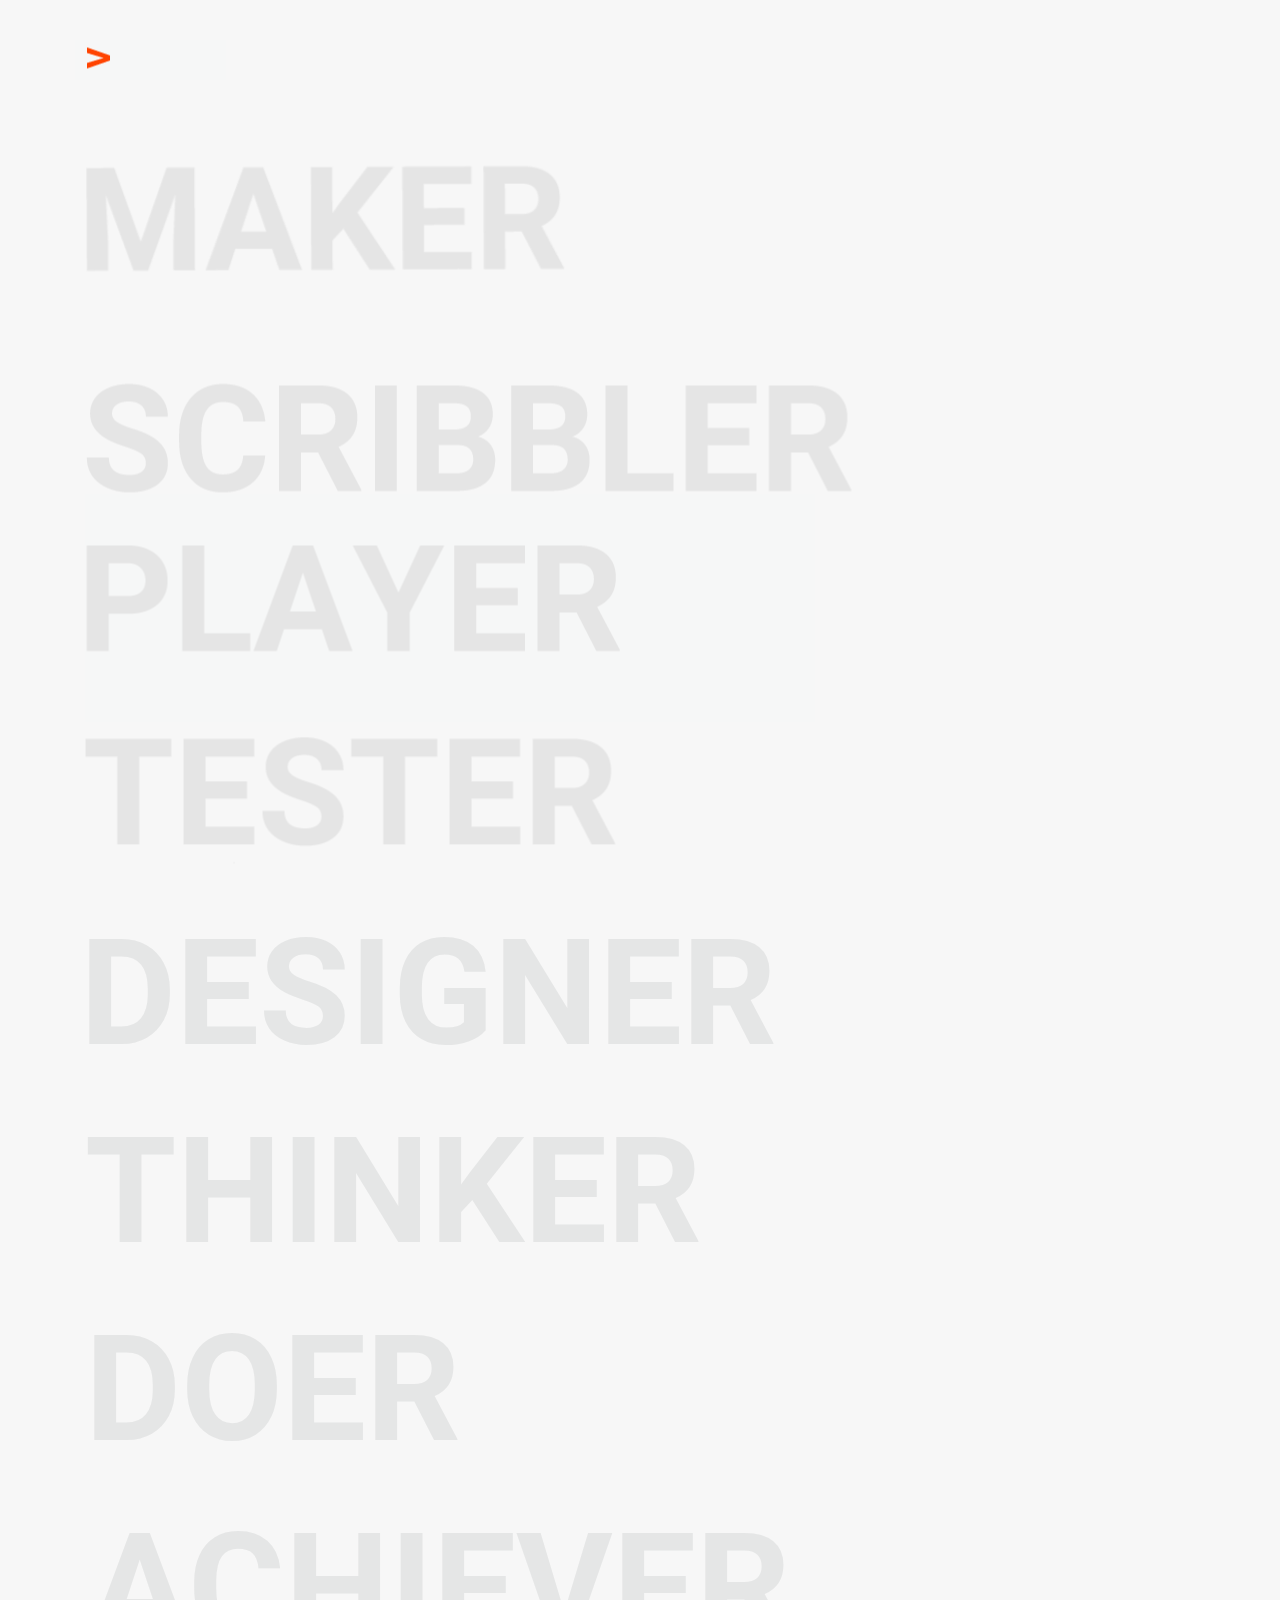
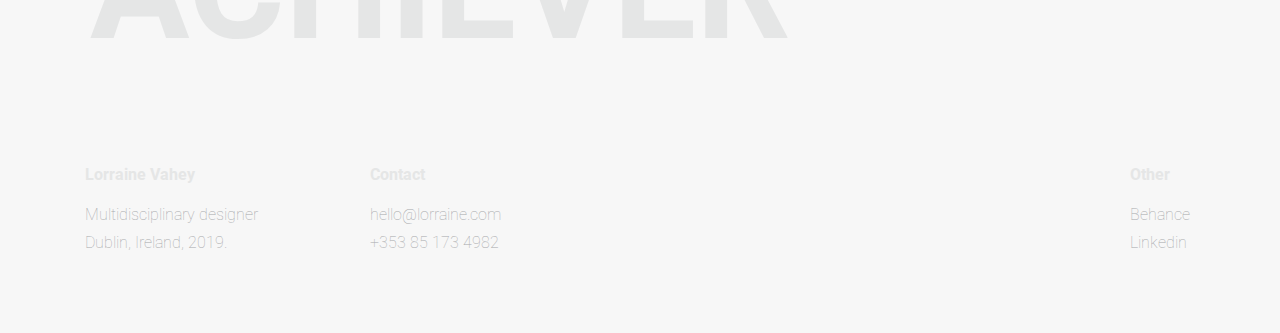
<file: index.html>
<!DOCTYPE html>
<html lang="en">
  <head>
    <meta charset="utf-8">
    <meta http-equiv="X-UA-Compatible" content="IE=edge">
    <meta name="viewport" content="width=device-width, initial-scale=1">
    <!-- The above 3 meta tags *must* come first in the head; any other head content must come *after* these tags -->
    <title>VCOM-H4001-WEB</title>

    <!-- Bootstrap -->
    <link href="css/bootstrap.css" rel="stylesheet">
    <link href="css/custom.css" rel="stylesheet">
      
	  <link href="https://fonts.googleapis.com/css?family=Roboto" rel="stylesheet">

    <!-- HTML5 shim and Respond.js for IE8 support of HTML5 elements and media queries -->
    <!-- WARNING: Respond.js doesn't work if you view the page via file:// -->
    <!--[if lt IE 9]>
      <script src="https://oss.maxcdn.com/html5shiv/3.7.3/html5shiv.min.js"></script>
      <script src="https://oss.maxcdn.com/respond/1.4.2/respond.min.js"></script>
    <![endif]-->
      
    
      
  </head>
  
<body class="containergrey">
	
	
    <div class="container">
		
		<div class="row row1">
            
            <div class="col-sm-3 col-6">
				
                <div class="vaheygif">
				</div>
				
            </div>
			

			<!--<div class="col-2 offset-6">
				
				<a href="index.html" class="vahey">
					
					
						PROJECTS
					
				</a>
			</div>-->

		
	 </div>
	
		
        <div class="row row2">
			
				<div class="col-sm-8 col-9">
				
						<a id="maker-on-hover" href="motyf.html">
            
					 		<img id="maker-image-swap" src="img/maker2.png">
						</a>
				
				</div>
			

        </div>
		
		
		 <div class="row row3">
			
			<div class="col-sm-12 col-12">
				
				<a id="scribbler-on-hover" href="Link%20and%20learn.html">
					
					<img id="scribbler-image-swap" src="img/scribbler.png">
            
				</a>
				
			</div>
			

        </div>
		
		<div class="row row4">
			
			<div class="col-sm-8 col-10">
				
				<a href="filmtitles.html">
						
					<div class="playergif">
					</div>
				</a>
				
			</div>
			
			
		</div>
		
		
		
		<div class="row row5">
			
			<div class="col-sm-8 col-10">
				
				<a href="catalogue.html">
							
					<div class="testergif">
					</div>
					
				</a>
				
			</div>
			
		</div>
		
		<div class="row">
		
			<div class="col-sm-12 col-10">
				
				<p class="biglettersgrey1">
					DESIGNER
				</p> 
			
			</div>
			
		</div>
		
		<div class="row">
		
			<div class="col-sm-12 col-12">
				
				<p class="biglettersgrey2">
					THINKER
				</p> 
			</div>
			
		</div>
	
	
		<div class="row row6">
			
			<div>
				<p class="biglettersgrey3">
					DOER
				</p> 
			</div>
			
		</div>
		
		<div class="row row7">
			
			<div>
				<p class="biglettersgrey4">
					ACHIEVER
				</p> 
			</div>
			
		</div>
		
		<div class="row row11">
				
			
		  		<div class="col-sm-3 col-12">
					
					<p class="footerheading">
						Lorraine Vahey
						
					</p>
					
					<p>
						<span class="footersmalltext">Multidisciplinary designer<br>Dublin, Ireland, 2019.
						</span>
					</p>
		
					
				</div>
				
				<div class="col-sm-3 col-7 pullup">
					
					<p class="footerheading2">
						Contact
					</p>
					
					<p>
						<span class="footersmalltext">hello@lorraine.com<br>+353 85 173 4982
						</span>
						
						
					</p>
				
		    		
				</div>
				
				<div class="col-sm-1 col-3 offset-5 footerother3">
					
					<p class="footerheading3">
						Other
					</p>
					
					<p>
						<span class="footersmalltext">Behance<br>Linkedin
						</span>
						
					</p>
					
			
				</div>
			
				<!--<div class="col-sm-1 col-12 footersocialmedia1">
					
				
					<p>
						<span class="footersmalltext2">Linkedin
						</span>
						
					</p>
				
				</div>
			
				<div class="col-sm-1 col-12 footersocialmedia2">
					
				
					<p>
						<span class="footersmalltext3">Instagram
						</span>
						
					</p>
					
				
				</div>-->
			
			
			
		</div>
		
		
		

			
	
		
    </div>
	
<!--this is where the accordian code is and java script-->

<!--
<h2>Animated Accordion</h2>
<p>Click on the buttons to open the collapsible content.</p>
-->

	<script src="https://ajax.googleapis.com/ajax/libs/jquery/3.3.1/jquery.min.js"></script>
    <script src="js/app.js"></script>
    
</body>
</html>
</file>
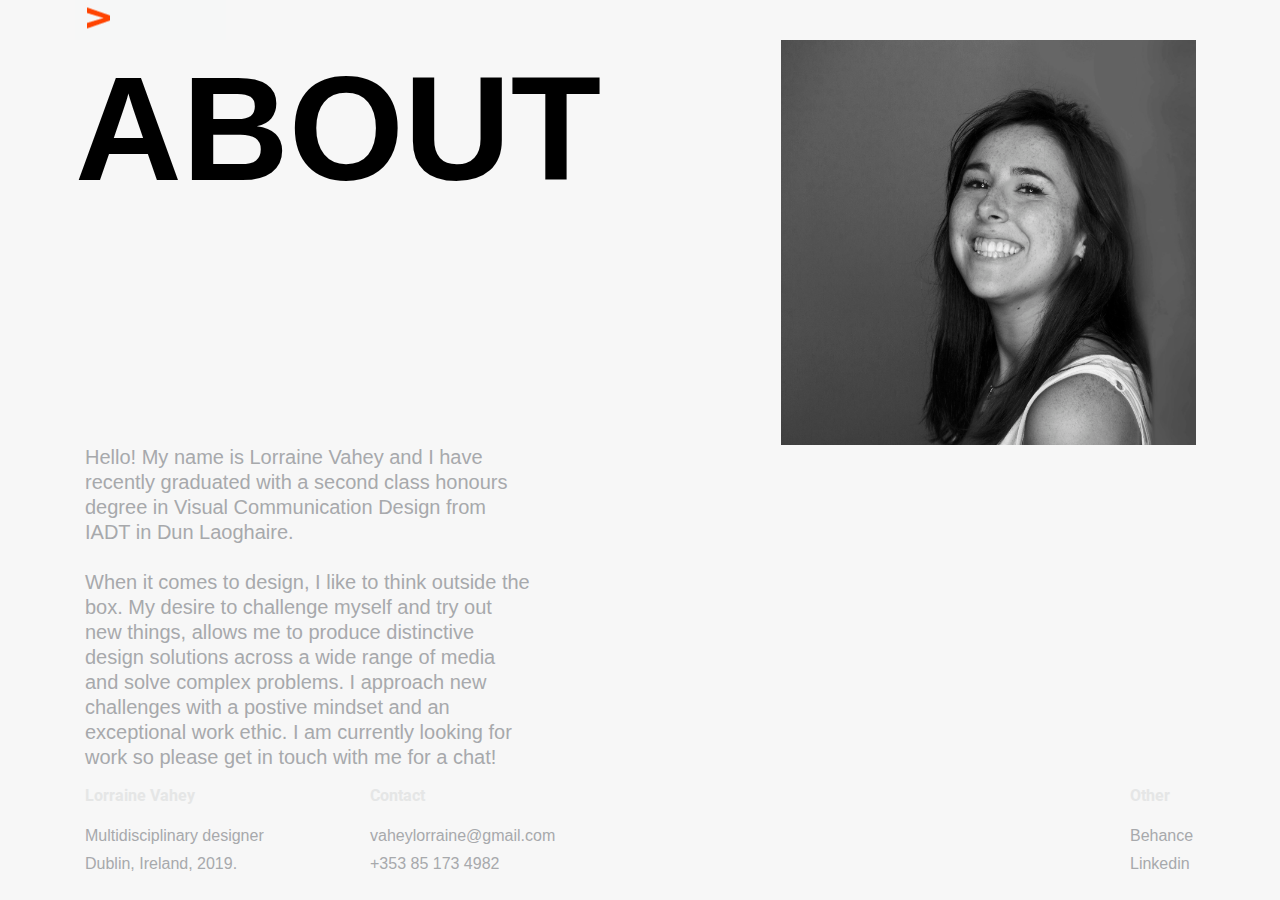
<file: about.html>
<!DOCTYPE html>
<html lang="en">
  <head>
    <meta charset="utf-8">
    <meta http-equiv="X-UA-Compatible" content="IE=edge">
    <meta name="viewport" content="width=device-width, initial-scale=1">
    <!-- The above 3 meta tags *must* come first in the head; any other head content must come *after* these tags -->
    <title>VCOM-H4001-WEB</title>

    <!-- Bootstrap -->
    <link href="css/bootstrap.css" rel="stylesheet">
    <link href="css/custom.css" rel="stylesheet">
      
	 <!-- <link href="https://fonts.googleapis.com/css?family=Roboto" rel="stylesheet">-->

    <!-- HTML5 shim and Respond.js for IE8 support of HTML5 elements and media queries -->
    <!-- WARNING: Respond.js doesn't work if you view the page via file:// -->
    <!--[if lt IE 9]>
      <script src="https://oss.maxcdn.com/html5shiv/3.7.3/html5shiv.min.js"></script>
      <script src="https://oss.maxcdn.com/respond/1.4.2/respond.min.js"></script>
    <![endif]-->
      
    
      
  </head>
  
<body class="containergrey">
	

 <div class="container">
		
		<div class="row aow1">
            
            <div class="col-sm-3 col-3">
				
				<a href="index.html">
				
                <div class="vaheygif">
				</div>
				
				</a>
				
            </div>

			
		
	 	</div>
	 	
	 	<div class="row aow2">
		
			<div class="col-6">
				
				<h1>
					<span class="bigheadingproject">ABOUT</span>
				</h1>
				
			</div>
			
			
			<div class="col-5">
				
				
			<div class="col-12 offset-3 push">
				
				<img src="img/image%20for%20instagram%20college%20copy.jpg" class="img-fluid">
			
			</div>
			
			</div>
		
		</div>
		
		<!--<div class="row">-->
		
		
<!--
			<div class="col-3">
				
				<p class="boldcaption">
					Contact:<br>
					<span class="lightcaption">vaheylorraine@gmail.com</span>
				</p>
				
				<p class="boldcaption2">
					Awards:<br>
					<span class="lightcaption">Bord Bia</span>
				</p>
			
				
			</div>
-->
		<div class="row">
		
			<div class="col-5 pull">
				
				<p class="bodycopytxt">
					Hello! My name is Lorraine Vahey and I have recently graduated with a second class honours
					degree in Visual Communication Design from
					IADT in Dun Laoghaire.<br><br>
					
					 When it comes to design, I like to think outside the box.  My desire to challenge myself and try out new things, allows me to produce distinctive design solutions across a wide range of media and solve complex problems. I approach new challenges with a postive mindset and an exceptional work ethic. I am currently looking for work so please get in touch with me for a chat!
				
					
				</p>
			
			</div>
			
		
				
		</div>
		
		
			<div class="row aow11">
				
			
		  		<div class="col-sm-3 col-12">
					
					<p class="footerheading">
						Lorraine Vahey
						
					</p>
					
					<p>
						<span class="footersmalltext">Multidisciplinary designer<br>Dublin, Ireland, 2019.
						</span>
					</p>
		
					
				</div>
				
				<div class="col-sm-3 col-7 pullup">
					
					<p class="footerheading2">
						Contact
					</p>
					
					<p>
						<span class="footersmalltext">vaheylorraine@gmail.com<br>+353 85 173 4982
						</span>
						
					</p>
				
		    		
				</div>
				
				<div class="col-sm-1 col-3 offset-5 footerother2">
					
					<p class="footerheading3">
						Other
					</p>
					
					<p>
						<span class="footersmalltext">Behance<br>Linkedin
						</span>
						
					</p>
					
			
				</div>
		
	
		
	
	</div> 
<!--	this is the closing container-->
	

	<script src="https://ajax.googleapis.com/ajax/libs/jquery/3.3.1/jquery.min.js"></script>
    <script src="js/app.js"></script>
    
</body>
</html>
</file>
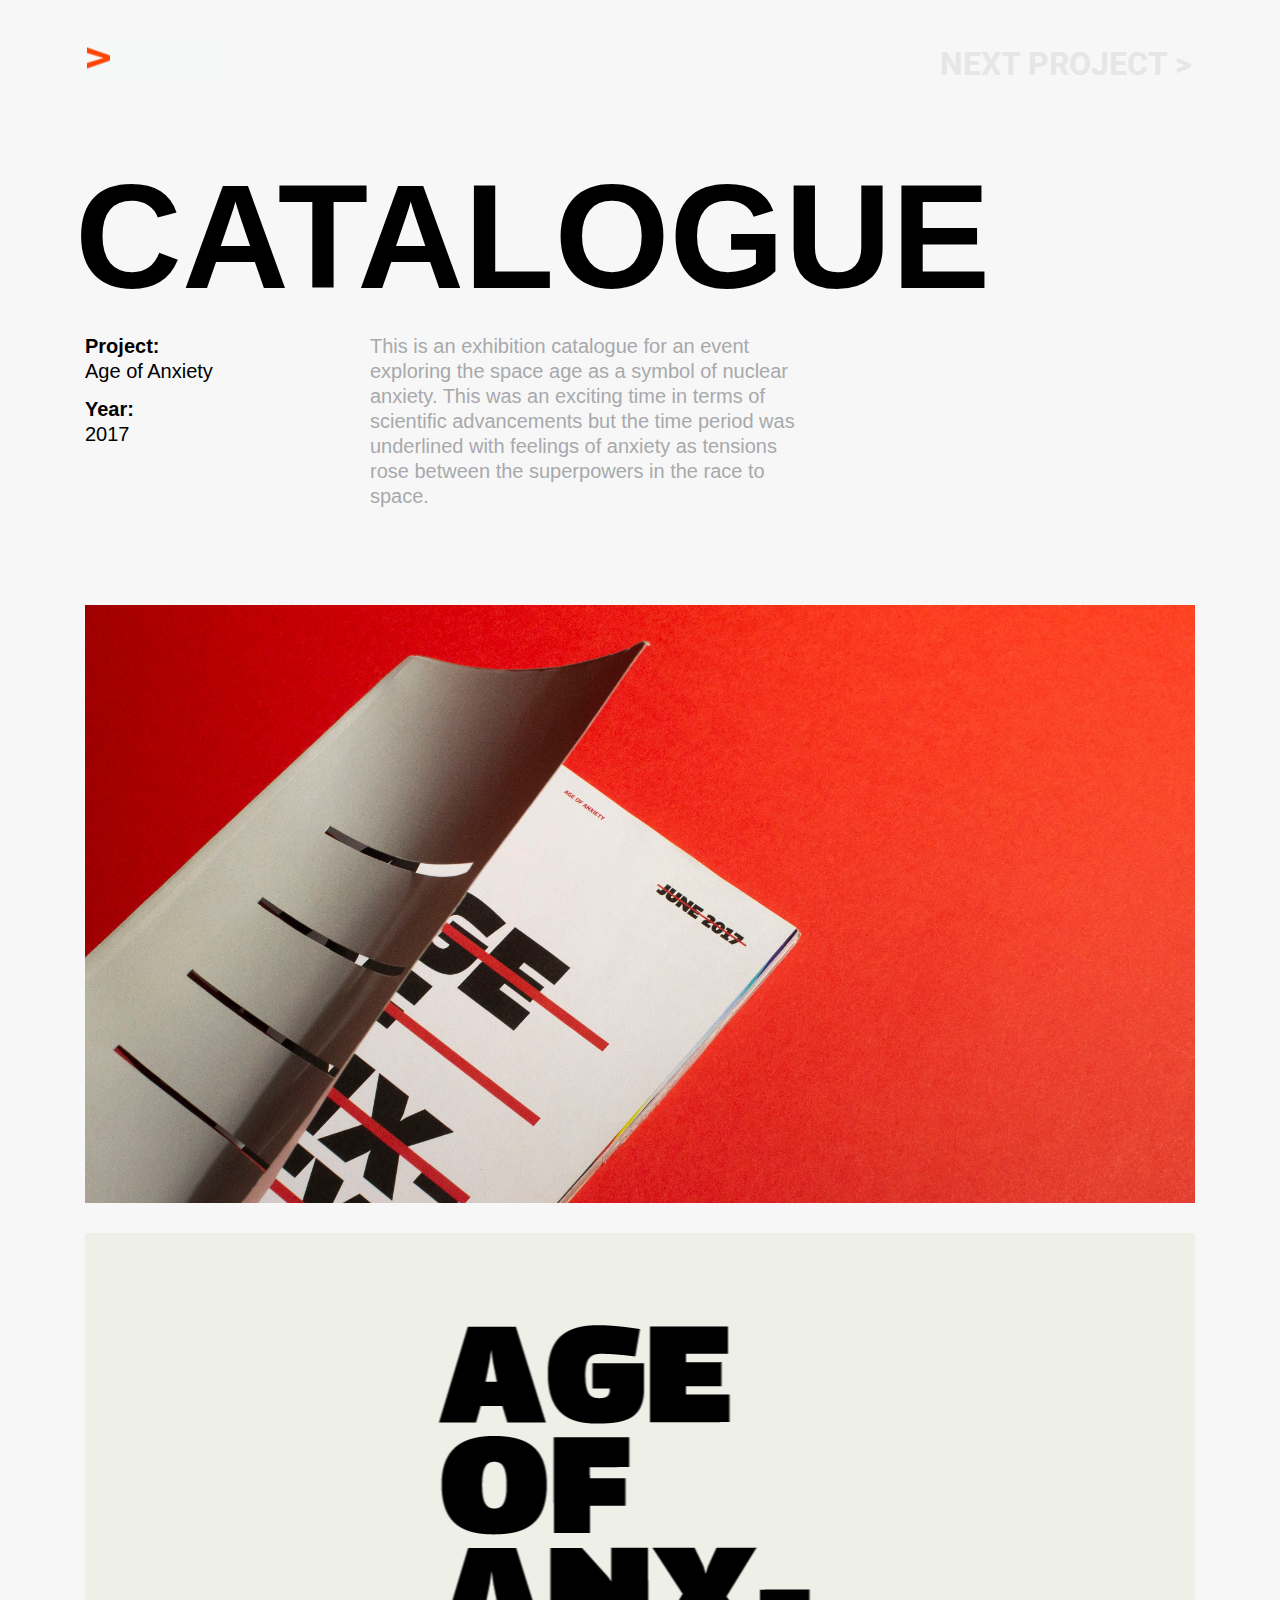
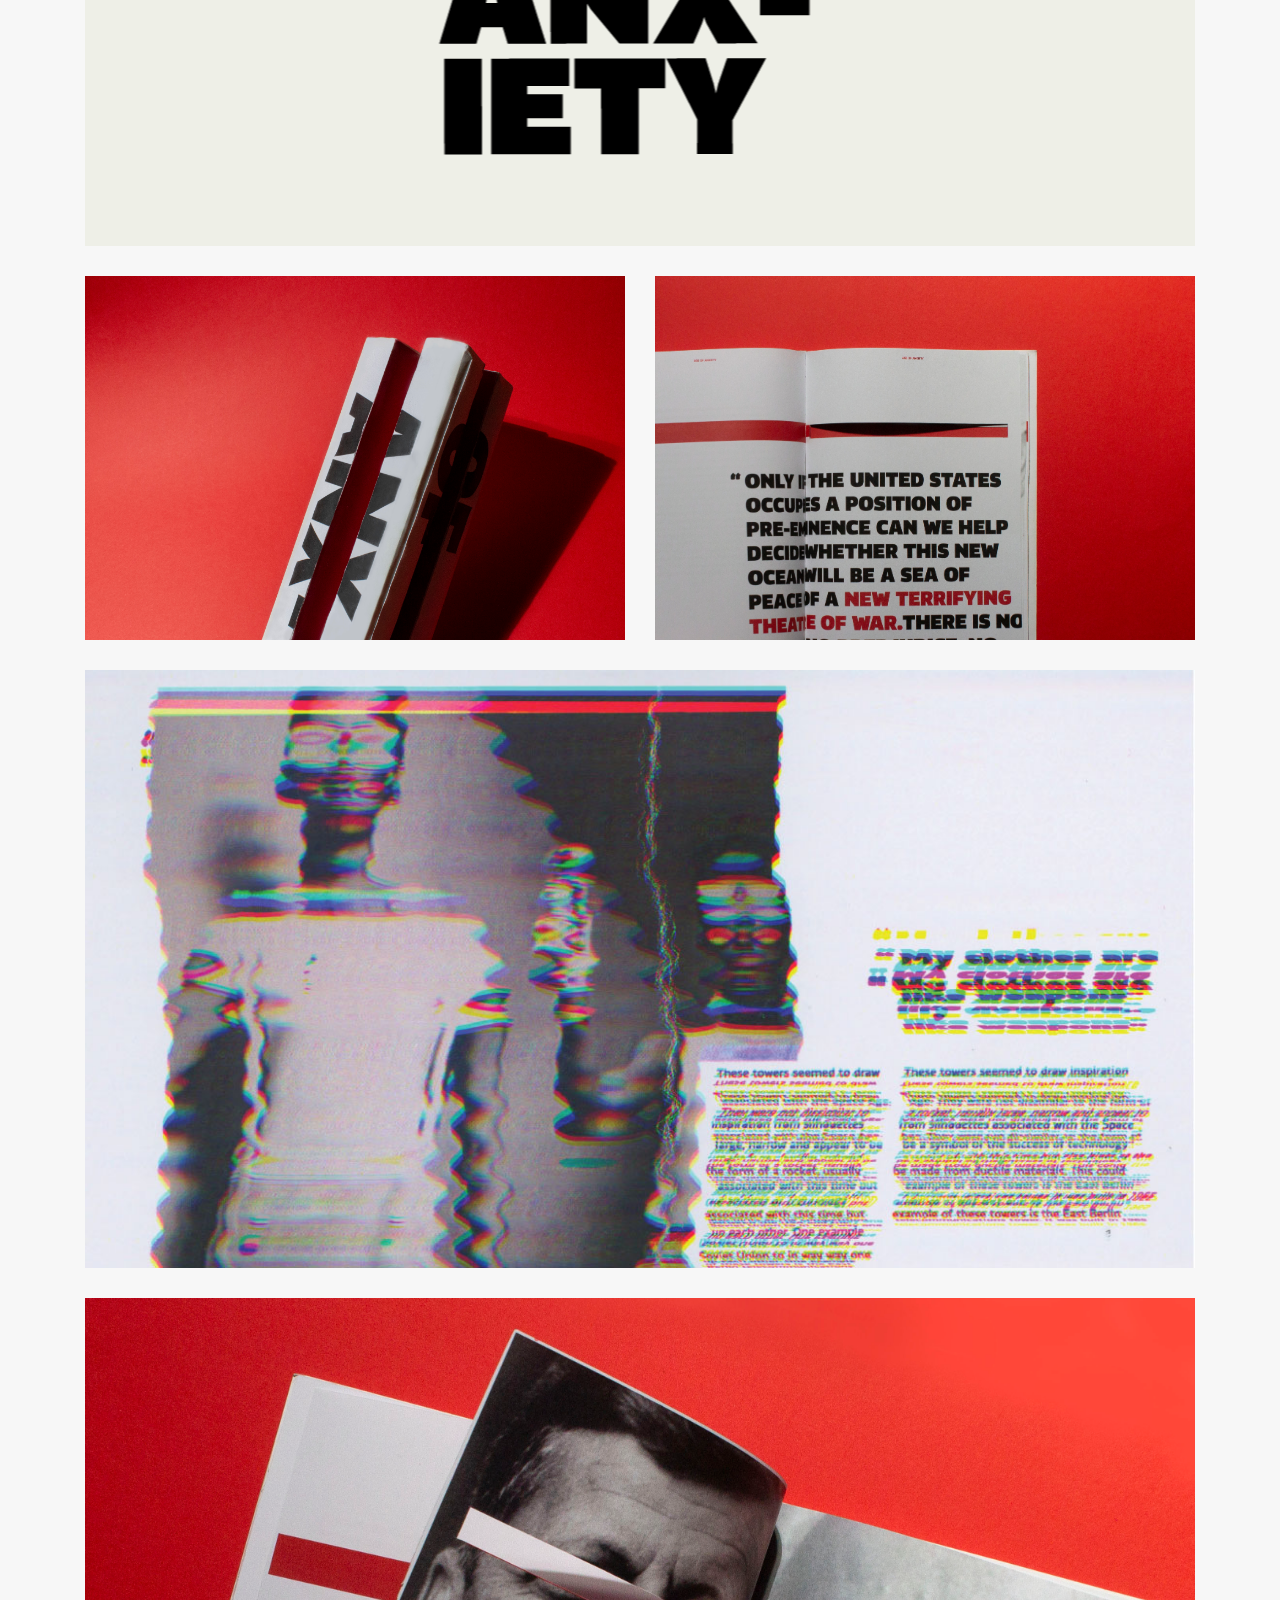
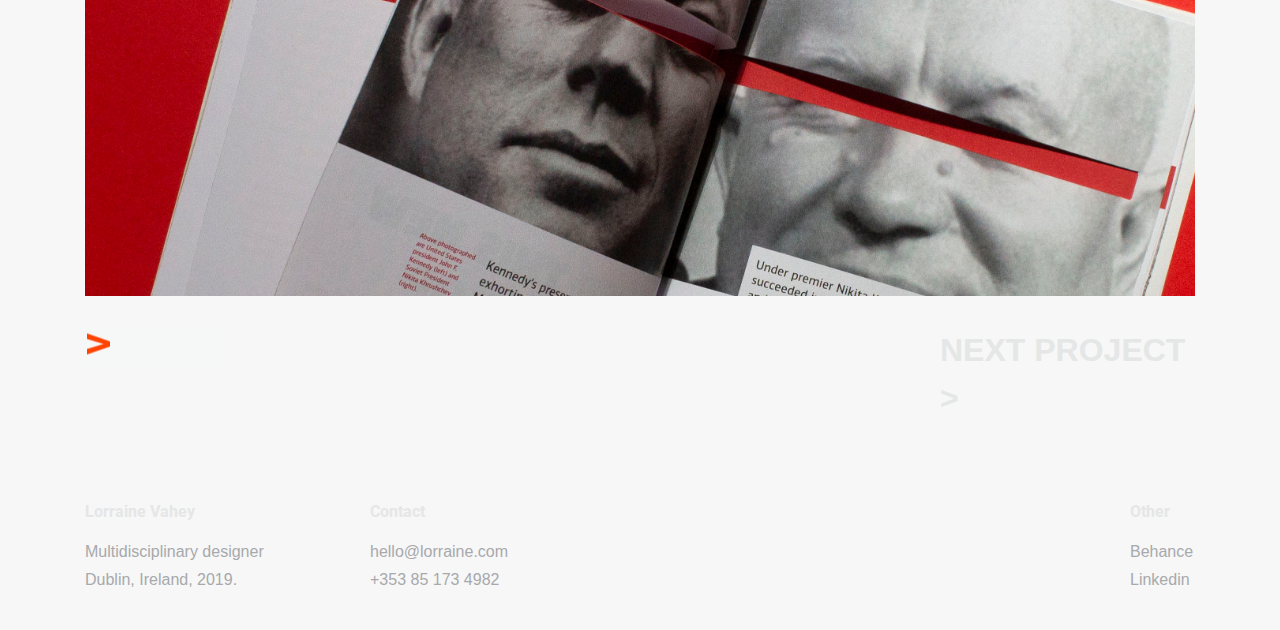
<file: filmtitles.html>
<!DOCTYPE html>
<html lang="en">
  <head>
    <meta charset="utf-8">
    <meta http-equiv="X-UA-Compatible" content="IE=edge">
    <meta name="viewport" content="width=device-width, initial-scale=1">
    <!-- The above 3 meta tags *must* come first in the head; any other head content must come *after* these tags -->
    <title>VCOM-H4001-WEB</title>

    <!-- Bootstrap -->
    <link href="css/bootstrap.css" rel="stylesheet">
    <link href="css/custom.css" rel="stylesheet">
      
	  <!--<link href="https://fonts.googleapis.com/css?family=Roboto" rel="stylesheet">-->

    <!-- HTML5 shim and Respond.js for IE8 support of HTML5 elements and media queries -->
    <!-- WARNING: Respond.js doesn't work if you view the page via file:// -->
    <!--[if lt IE 9]>
      <script src="https://oss.maxcdn.com/html5shiv/3.7.3/html5shiv.min.js"></script>
      <script src="https://oss.maxcdn.com/respond/1.4.2/respond.min.js"></script>
    <![endif]-->
      
    
      
  </head>
  
<body class="containergrey">
		<div class="container">

			<div class="row row1">

				<div class="col-sm-3 col-3">
					
					<a href="index.html">
						
					<div class="vaheygif">
					</div>
					</a>

				</div>


				<div class="col-sm-3 col-6 offset-6 moveup">

					<a href="index.html" class="vahey">

						NEXT PROJECT >

					</a>
					
				</div>

			</div>

			<div class="row mow2">

				<div class="col-sm-7 col-12">

					<h1>
						<span class="bigheadingproject">CATALOGUE</span>
					</h1>

				</div>

			</div>
			
			<div class="row aow3 nomobile">
			
				<div class="col-sm-2 col-12 caption">
				
					<p class="boldcaption">
						Project:<br>
						<span class="lightcaption">Age of Anxiety</span>
					</p>

					<p class="boldcaption2">
						Year:<br>
						<span class="lightcaption">2017</span>
					</p>


				</div>
			
				<div class="col-sm-5 col-12 offset-3">
				
					<p class="bodycopytxt paragraph">
						This is an exhibition catalogue for an event exploring the space age as a symbol of nuclear anxiety. This was an exciting time in terms of scientific advancements but the time period was underlined with feelings of anxiety as tensions rose between the superpowers in the race to space. 
					</p>
			
				</div>
				
			</div>
			
			<div class="row aow3 showmobile">
			
				<div class="col-sm-2 col-12">
				
					<p class="boldcaption">
						Project:
						<span class="lightcaption">Age of Anxiety</span>
						<br>Year:
						<span class="lightcaption">2017</span>
					</p>

					<!--<p class="boldcaption2">
						Year:<br>
						<span class="lightcaption">2017</span>
					</p>-->


				</div>
			
				<div class="col-sm-5 col-12 offset-sm-1">
				
					<p class="bodycopytxt">
						This is an exhibition catalogue for an event exploring the space age as a symbol of nuclear anxiety. This was an exciting time in terms of scientific advancements but the time period was underlined with feelings of anxiety as tensions rose between the superpowers in the race to space. 
					</p>
			
				</div>
				
			</div>
			
			<div class="row aow4">
			
				<div class="col-sm-12 col-12">

					<img src="img/anxietybook.jpg" class="img-fluid">

				</div>
			
			</div>
				
			<div class="row mow5">
			
				<div class="col-sm-12 col-12">

					<div class="anxietylogo">
					</div>

				</div>
				
			</div>
			
			<div class="row mow6">
			
				<div class="col-sm-6 col-12">

					<img src="img/anxietyshape.jpg" class="img-fluid space">

				</div>
			
				<div class="col-sm-6 col-12">

					<img src="img/edgebook.jpg" class="img-fluid space">

				</div>
			
			</div>
			
			<div class="row mow7">
			
				<div class="col-sm-12 col-12">

					<img src="img/woman.jpg" class="img-fluid space">

				</div>
			
			</div>
			
			<div class="row mow9">
			
				<div class="col-sm-12 col-12">
				
					<img src="img/kennedy.jpg" class="img-fluid space">
			
				</div>
				
			</div>
				
			<div class="row mow10">
				
				<div class="col-sm-3 col-3">
				
					<a href="index.html">

					<div class="vaheygif">
					</div>

					</a>
				
            	</div>
			
		  		<div class="col-sm-3 col-6 offset-6 moveup">
					
		    		<a href="motyf.html" class="bottompagetext">
						
						NEXT PROJECT >
						
					</a>
				
				</div>
			
			
			</div>
		
		<!--<div class="row mow11">-->
				
				<!--<di<!----
					
					<!--<div class="footername">
						Lorraine Vahey-->
				<!--	</div>-->
					
			<!--	</div>-->
				
			
			
		  		<!--<div class="col-sm-3 col-12">
					
					<p class="footerheading">
						CONTACT ME
						
					</p>
					
					<p>
						<span class="footersmalltext">vaheylorraine@gmail.com<br>+353 85 173 4982
						</span>
					</p>
		
					
				</div>
				
				<div class="col-sm-4 col-12"
					
					<p class="footerheading">
						OTHER
					</p>
					
					<p>
						<span class="footersmalltext">Behance<br>Linkedin
						</span>
						
					</p>
				
					
		    		
				</div>-->
			
			<div class="row mow11">
				
			
		  		<div class="col-sm-3 col-12">
					
					<p class="footerheading">
						Lorraine Vahey
						
					</p>
					
					<p>
						<span class="footersmalltext">Multidisciplinary designer<br>Dublin, Ireland, 2019.
						</span>
					</p>
		
					
				</div>
				
				<div class="col-sm-3 col-7 pullup">
					
					<p class="footerheading2">
						Contact
					</p>
					
					<p>
						<span class="footersmalltext">hello@lorraine.com<br>+353 85 173 4982
						</span>
						
					</p>
				
		    		
				</div>
				
				<div class="col-sm-1 col-3 offset-5 footerother2">
					
					<p class="footerheading3">
						Other
					</p>
					
					<p>
						<span class="footersmalltext">Behance<br>Linkedin
						</span>
						
					</p>
					
			
				</div>
		
				<!--<!--<div class="col-sm-1 col-12 footersocialmedia1">
					
				
					<p>
						<span class="footersmalltext2">Linkedin
						</span>
						
					</p>
				
				</div>
			
				<div class="col-sm-1 col-12 footersocialmedia2">
					
				
					<p>
						<span class="footersmalltext3">Instagram
						</span>
						
					</p>
					
				
				</div>-->
	
			
			
		</div>
			

		

		
			
			
			
			
		
				

		
	 </div>
</body>
</html>
</file>
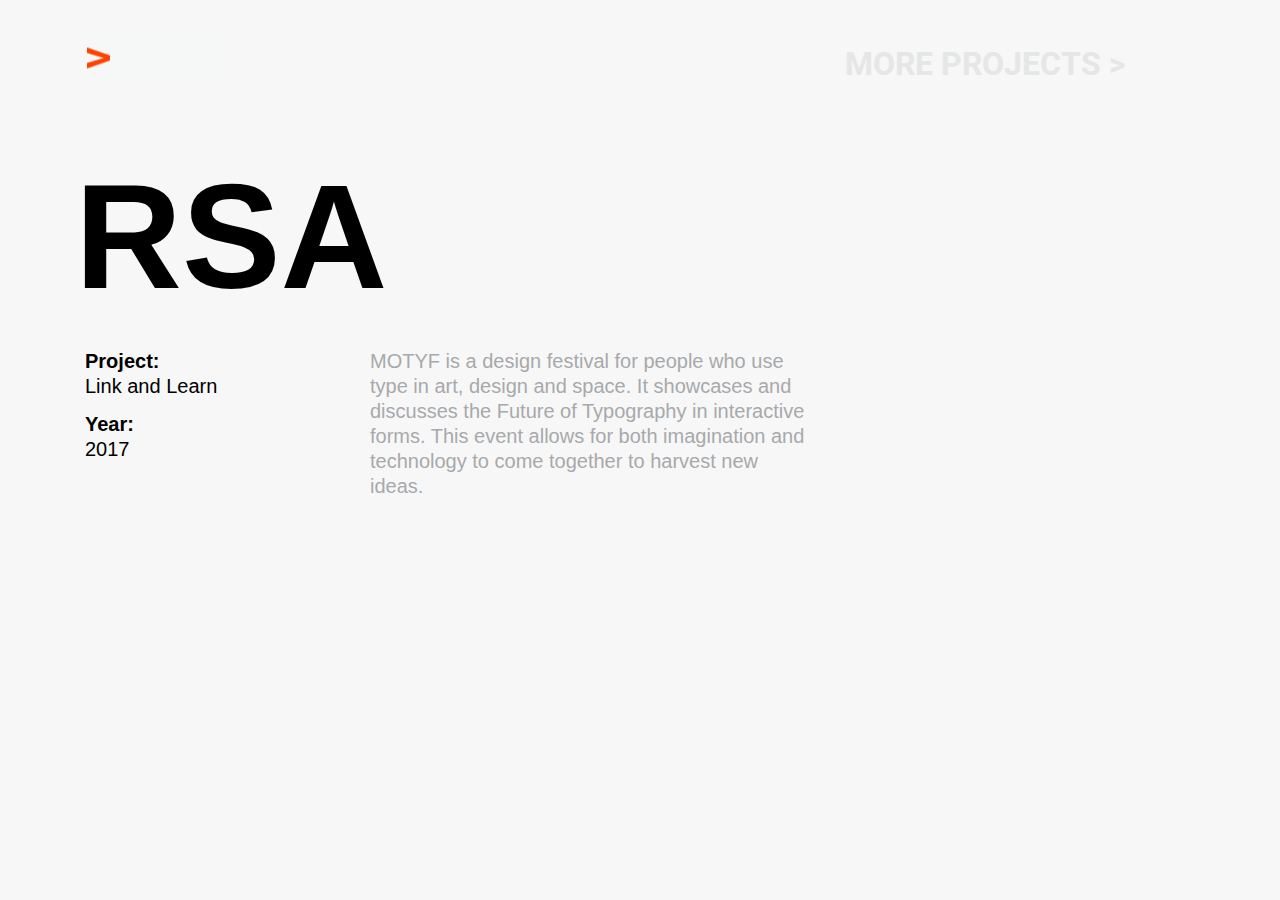
<file: Link and learn.html>
<html lang="en">
  <head>
    <meta charset="utf-8">
    <meta http-equiv="X-UA-Compatible" content="IE=edge">
    <meta name="viewport" content="width=device-width, initial-scale=1">
    <!-- The above 3 meta tags *must* come first in the head; any other head content must come *after* these tags -->
    <title>VCOM-H4001-WEB</title>

    <!-- Bootstrap -->
    <link href="css/bootstrap.css" rel="stylesheet">
    <link href="css/custom.css" rel="stylesheet">
      
	  <!--<link href="https://fonts.googleapis.com/css?family=Roboto" rel="stylesheet">-->

    <!-- HTML5 shim and Respond.js for IE8 support of HTML5 elements and media queries -->
    <!-- WARNING: Respond.js doesn't work if you view the page via file:// -->
    <!--[if lt IE 9]>
      <script src="https://oss.maxcdn.com/html5shiv/3.7.3/html5shiv.min.js"></script>
      <script src="https://oss.maxcdn.com/respond/1.4.2/respond.min.js"></script>
    <![endif]-->
      
    
      
  </head>
  
<body class="containergrey">
	
	<div class="container">
		
		<div class="row row1">
            
            <div class="col-3">
				
                <div class="vaheygif">
				</div>
				
            </div>
			
			
			<div class="col-4 offset-5">
				
				<a href="index.html" class="vahey">
					
					MORE PROJECTS >
					
				</a>
			</div>
			
        </div>
		
		<div class="row mow2">
			
			<div class="col-7">
				
				<h1>
					<span class="bigheadingproject">RSA</span>
				</h1>
				
			</div>
		
		</div>
		
		<div class="row mow3">
			
			<div class="col-3">
				
				<p class="boldcaption">
					Project:<br>
					<span class="lightcaption">Link and Learn</span>
				</p>
				
				<p class="boldcaption2">
					Year:<br>
					<span class="lightcaption">2017</span>
				</p>
				
			
				
			</div>
			
			<div class="col-5">
				
				<p class="bodycopytxt">
					MOTYF is a design festival for people who use <br>type in art, design and space. It showcases and discusses the Future of Typography in interactive forms. This event allows for both imagination and technology to come together to harvest new ideas.
				</p>
			
			</div>
		
				
		</div>
</file>
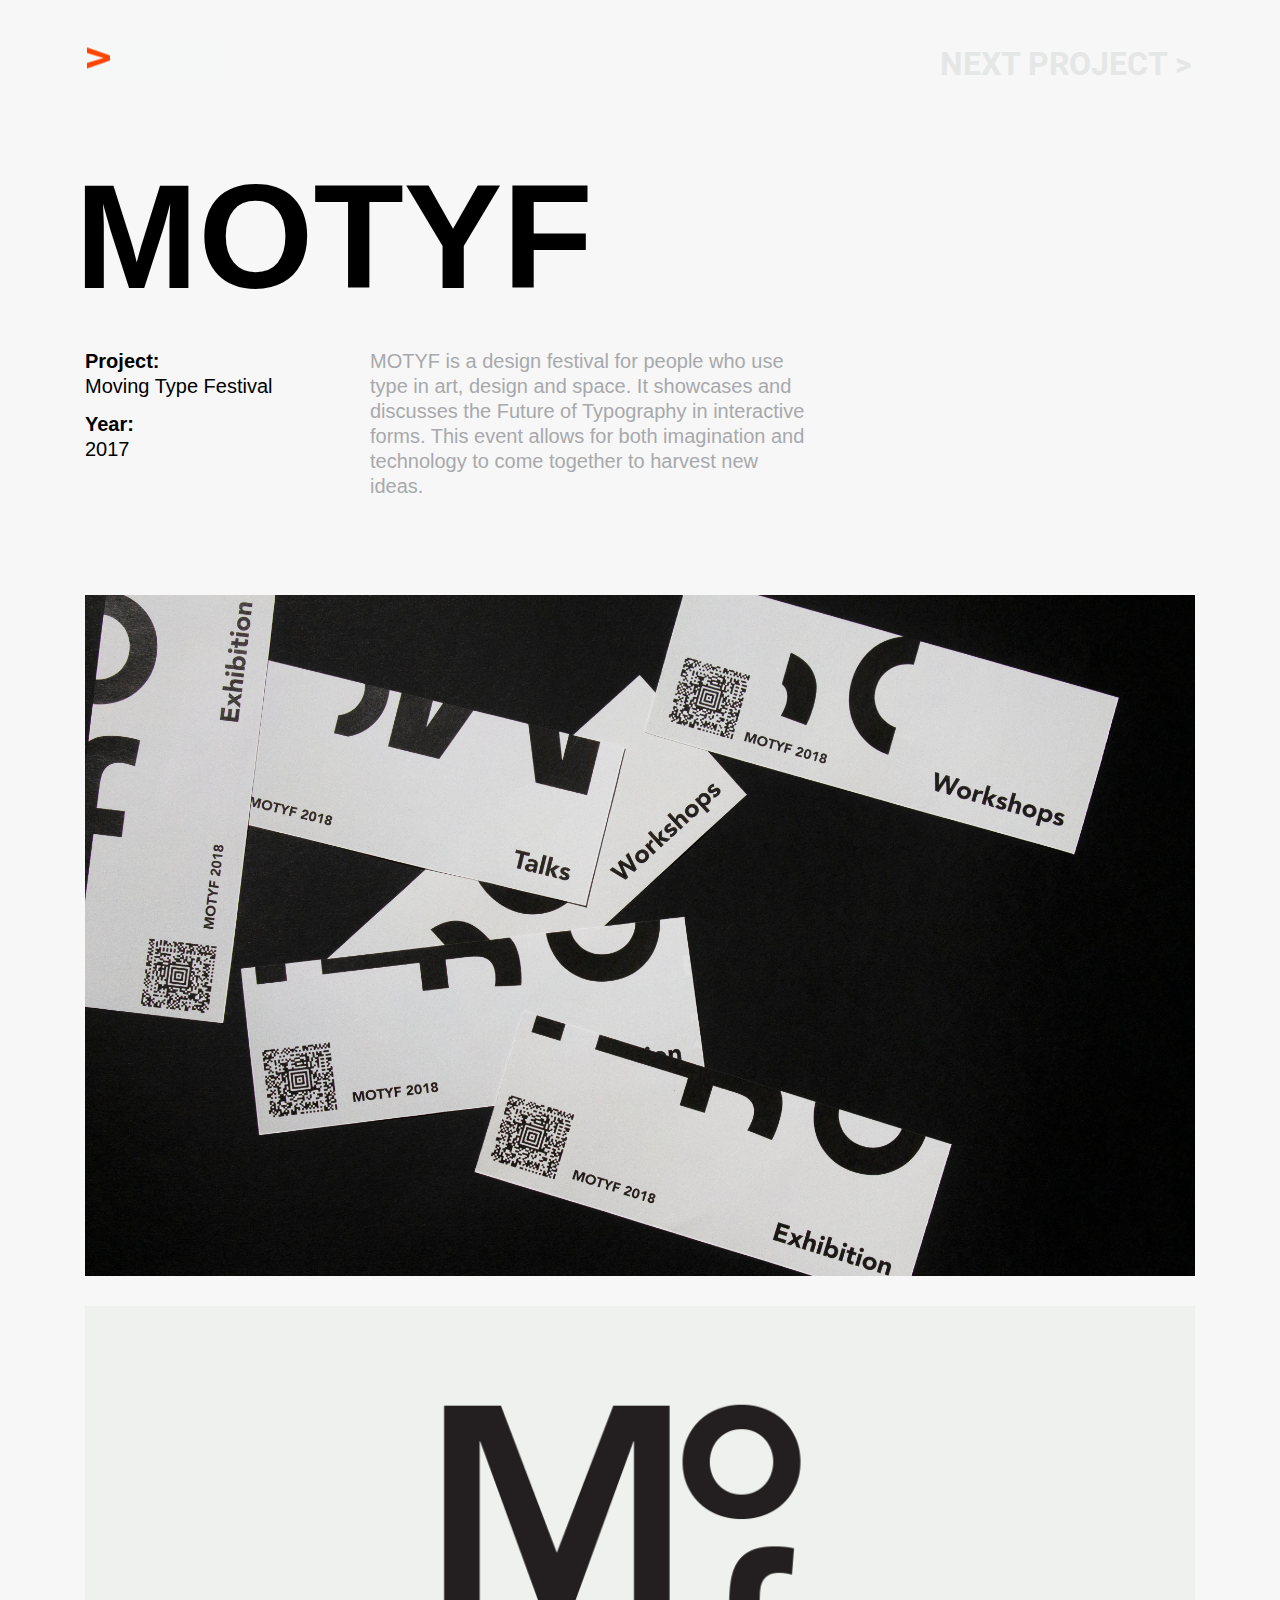
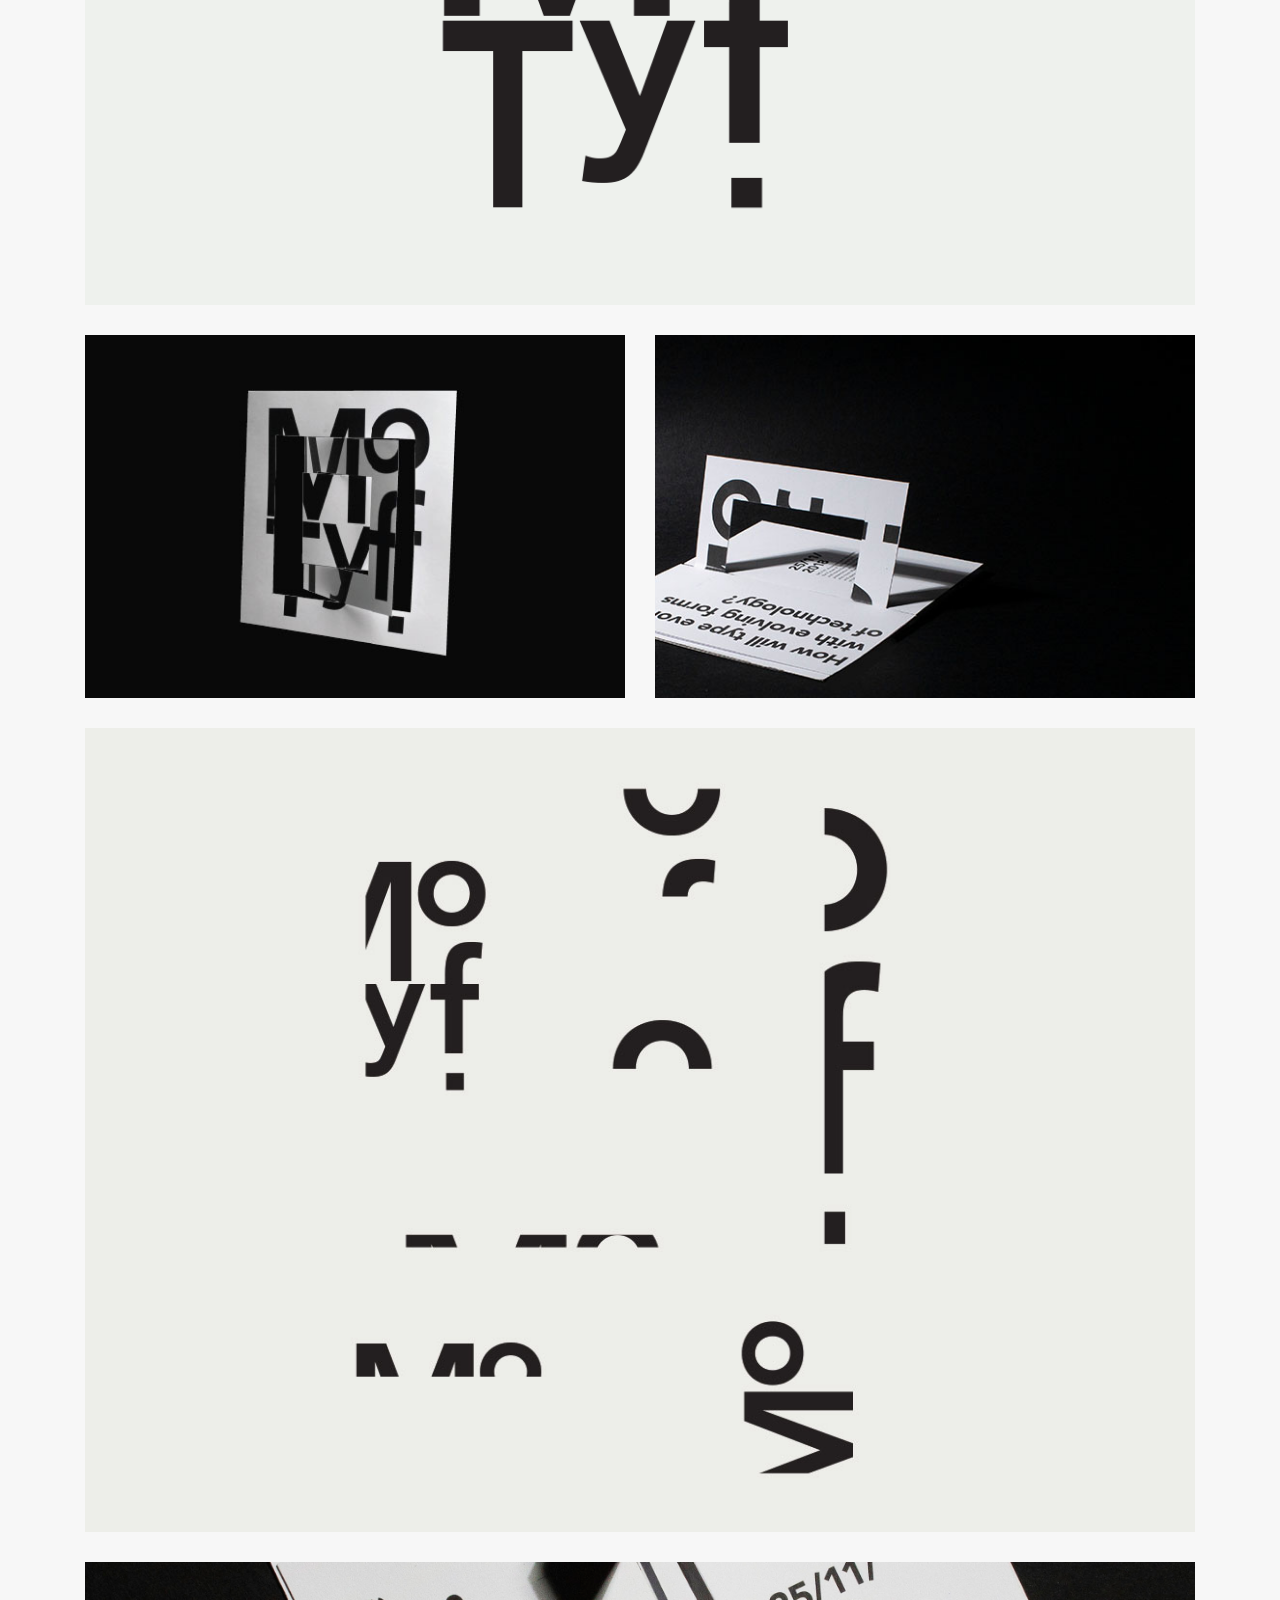
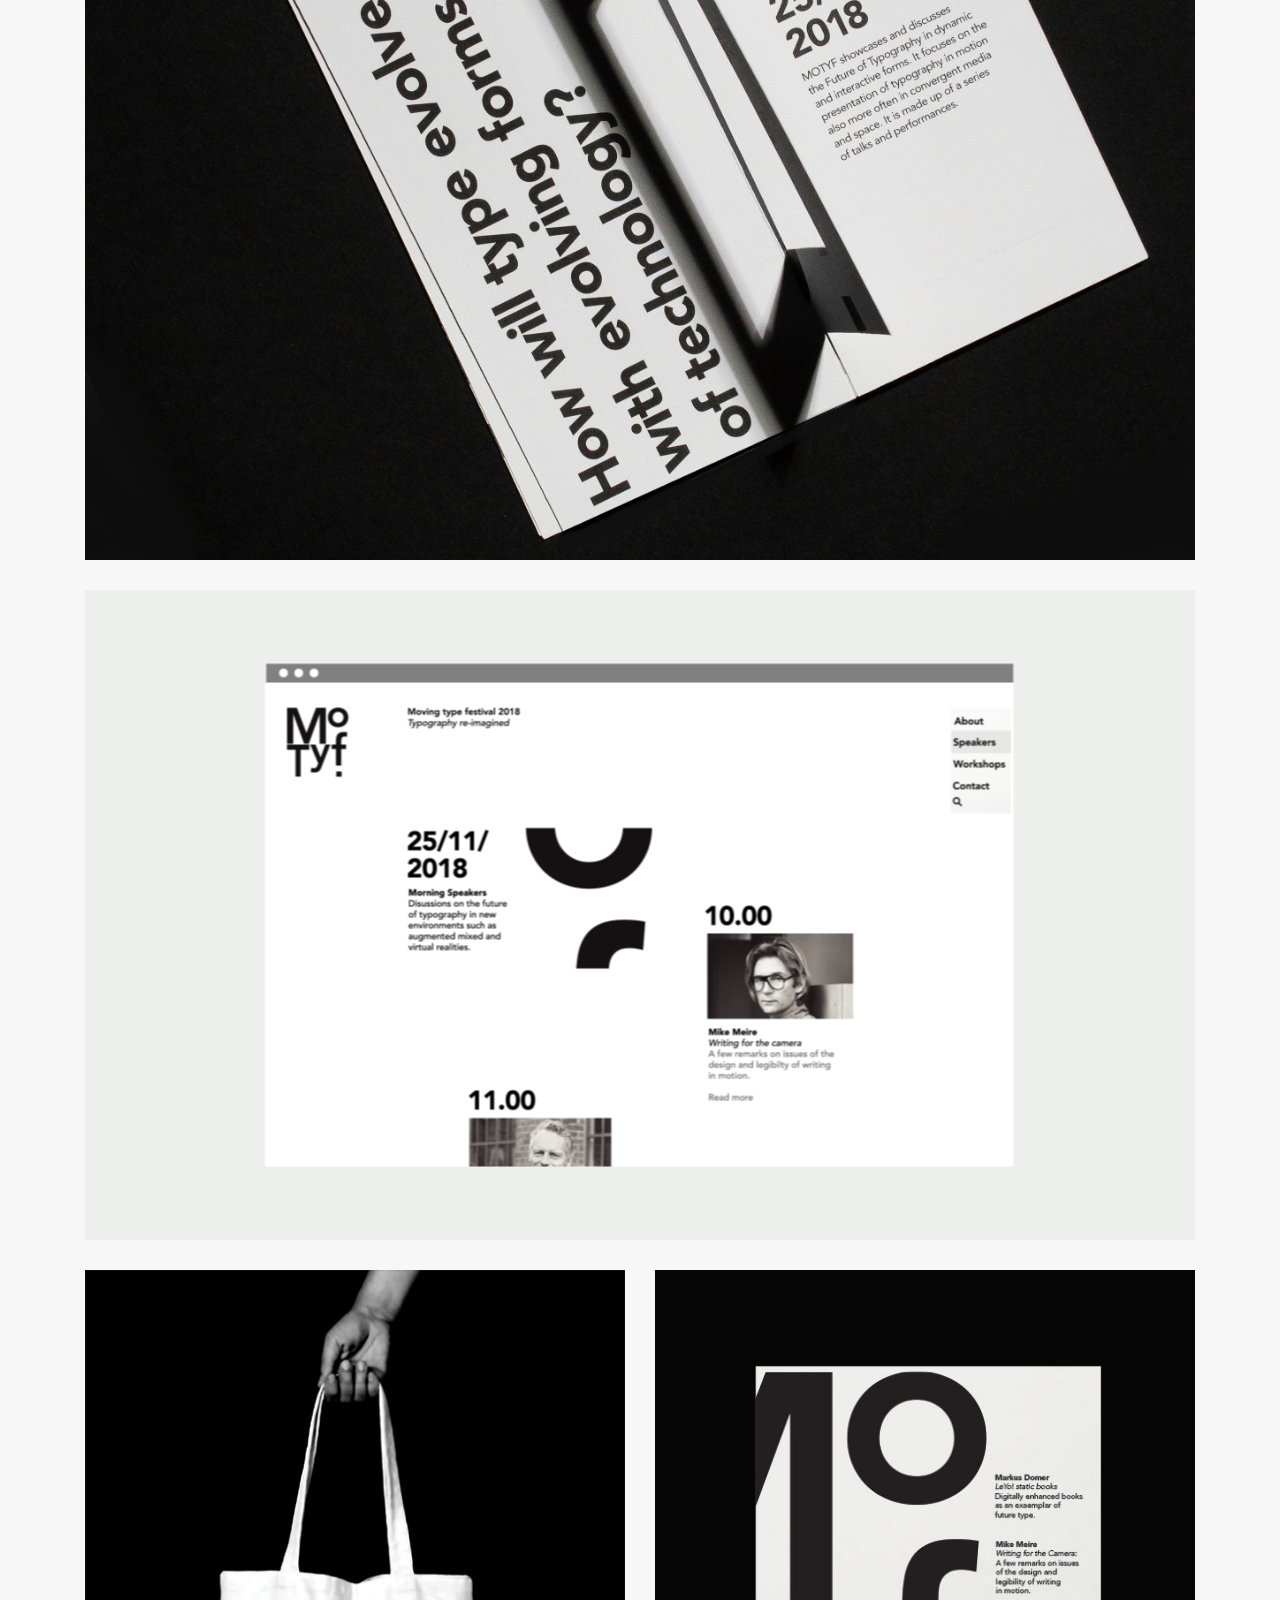
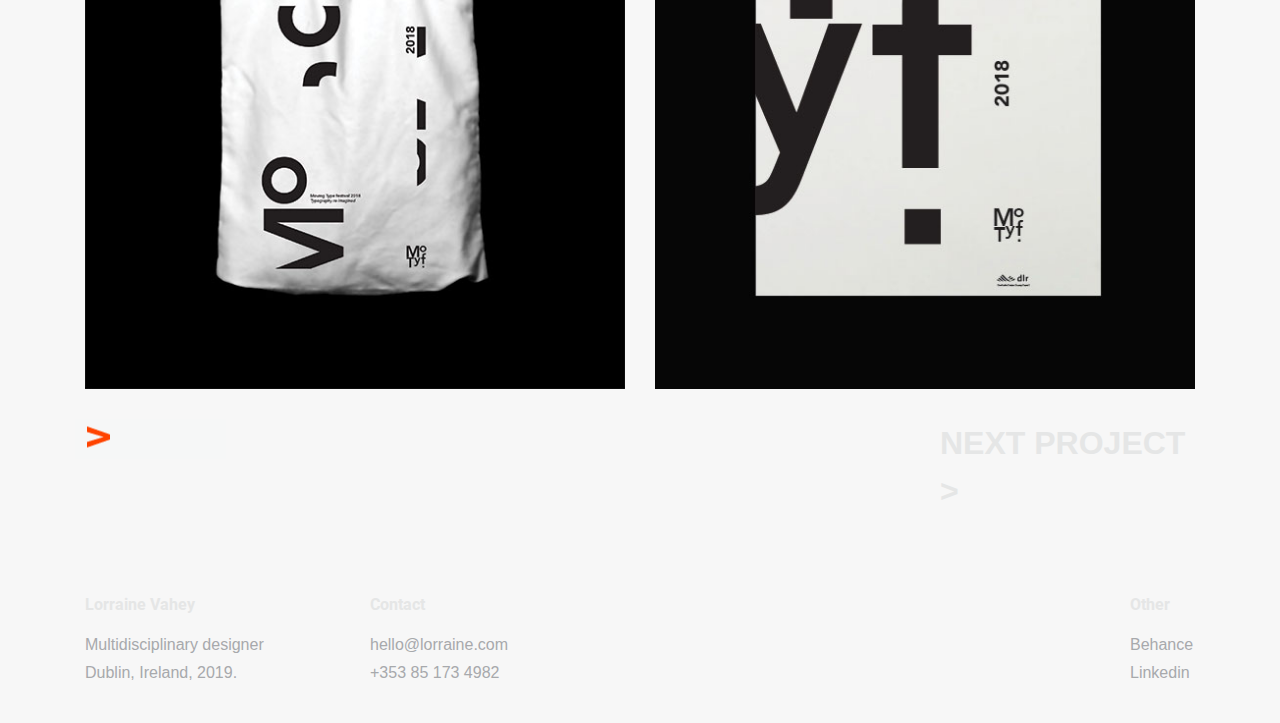
<file: motyf.html>
<!DOCTYPE html>
<html lang="en">
  <head>
    <meta charset="utf-8">
    <meta http-equiv="X-UA-Compatible" content="IE=edge">
    <meta name="viewport" content="width=device-width, initial-scale=1">
    <!-- The above 3 meta tags *must* come first in the head; any other head content must come *after* these tags -->
    <title>VCOM-H4001-WEB</title>

    <!-- Bootstrap -->
    <link href="css/bootstrap.css" rel="stylesheet">
    <link href="css/custom.css" rel="stylesheet">
      
	  <!--<link href="https://fonts.googleapis.com/css?family=Roboto" rel="stylesheet">-->

    <!-- HTML5 shim and Respond.js for IE8 support of HTML5 elements and media queries -->
    <!-- WARNING: Respond.js doesn't work if you view the page via file:// -->
    <!--[if lt IE 9]>
      <script src="https://oss.maxcdn.com/html5shiv/3.7.3/html5shiv.min.js"></script>
      <script src="https://oss.maxcdn.com/respond/1.4.2/respond.min.js"></script>
    <![endif]-->
      
    
      
  </head>
  
<body class="containergrey">
	
	<div class="container">
		
		<div class="row row1">
            
            <div class="col-sm-3 col-3">
				
				<a href="index.html">
				
                <div class="vaheygif">
				</div>
				
				</a>
				
            </div>
			
			
			<div class="col-sm-3 col-6 offset-6 moveup">
				
				<a href="filmtitles.html" class="vahey">
					
					NEXT PROJECT >
					
				</a>
			</div>
		
        </div>
		
		<div class="row mow2">
		
			<div class="col-sm-7 col-12">
				
				<h1>
					<span class="bigheadingproject">MOTYF</span>
				</h1>
				
			</div>
		
		</div>
		
		<div class="row mow3 nomobile">
			
			<div class="col-3">
				
				<p class="boldcaption">
					Project:<br>
					<span class="lightcaption">Moving Type Festival</span>
				</p>
				
				<p class="boldcaption2">
					Year:<br>
					<span class="lightcaption">2017</span>
				</p>
			
				
			</div>
		
			<div class="col-5 offset-3 paragraph">
				
				<p class="bodycopytxt">
					MOTYF is a design festival for people who use <br>type in art, design and space. It showcases and discusses the Future of Typography in interactive forms. This event allows for both imagination and technology to come together to harvest new ideas.
				</p>
			
			</div>
		
				
		</div>
		
		<div class="row showmobile">
			
			<div class="col-sm-3 col-12">
				
				<p class="boldcaption">
					Project:
					<span class="lightcaption">Moving Type</span>
					<br>Year:
					<span class="lightcaption">2017</span>
				</p>
				
				
			</div>
		
			<div class="col-sm-5 col-12">
			
				<p class="bodycopytxt">
					MOTYF is a design festival for people<br> who use type in art, design and space. It showcases and discusses the Future of Typography in interactive forms. This event allows for both imagination and technology to come together to harvest new ideas.
				</p>
			
			</div>
		
				
		</div>
		
		<div class="row mow4">
		
			<div class="col-sm-12 col-12">
				
				<img src="img/ticketsbig.jpg" class="img-fluid">
			
			</div>
			
		</div>
		
		<div class="row mow5">
			
			<div class="col-sm-12 col-12">
				
				<img src="img/motyf%20logo.png" class="img-fluid">
			
			</div>
		</div>
		
		<div class="row mow6">
			
			<div class="col-sm-6 col-12">
				
				<img src="img/spinner.jpg" class="img-fluid space">
			
			</div>
			
			<div class="col-sm-6 col-12">
				
				<img src="img/book%20image.jpg" class="img-fluid space">
			
			</div>
			
		</div>
		
		<div class="row mow7">
			
			<div class="col-sm-12 col-12">
				
				<img src="img/shapes.jpg" class="img-fluid">
			
			</div>
			
		</div>
		
		<div class="row mow8">
			
			<div class="col-sm-12 col-12">
				
				<img src="img/motyf%20big%20book.jpg" class="img-fluid">
				
			</div>
		
		</div>
		
		<div class="row mow8">
			
			<div class="col-sm-12 col-12">
				
				<div class="websitescroll">
				</div>
				
			</div>
			
		</div>
		
		<div class="row mow9">
			
			<div class="col-sm-6 col-12">
				
				<img src="img/totebag.jpg" class="img-fluid space">
			
			</div>
			
			<div class="col-sm-6 col-12">
				
				<img src="img/poster.jpg" class="img-fluid">
			
			</div>
			
		</div>
		
		
		
		<div class="row row10">
			
			 <div class="col-sm-3 col-6">
				
				<a href="index.html">
				
                <div class="vaheygif">
				</div>
				
				</a>
			
            </div>
		
		  		<div class="col-sm-3 col-6 offset-6 moveup">
					
		    		<a href="filmtitles.html" class="bottompagetext">
						
						NEXT PROJECT >
						
					</a>
				</div>
			
			
		</div>
		
		
		<div class="row mow11">
				
				<!--<di<!----
					
					<!--<div class="footername">
						Lorraine Vahey-->
				<!--	</div>-->
					
			<!--	</div>-->
				
			
			
		  		<div class="col-sm-3 col-12">
					
					<p class="footerheading">
						Lorraine Vahey
						
					</p>
				
					<p>
						<span class="footersmalltext">Multidisciplinary designer<br>Dublin, Ireland, 2019.
						</span>
					</p>
		
					
				</div>
				
				<div class="col-sm-3 col-7 pullup">
					
					<p class="footerheading2">
						Contact
					</p>
					
					<p>
						<span class="footersmalltext">hello@lorraine.com<br>+353 85 173 4982
						</span>
						
					</p>
				
		    		
				</div>
				
				<div class="col-sm-1 col-3 offset-5 footerother">
					
					<p class="footerheading3">
						Other
					</p>
					
					<p>
						<span class="footersmalltext">Behance<br>Linkedin
						</span>
						
					</p>
					
			
				</div>
		
				<!--<div class="col-sm-1 col-12 footersocialmedia1">
					
				
					<p>
						<span class="footersmalltext2">Linkedin
						</span>
						
					</p>
					
				</div>
			
				<div class="col-sm-1 col-12 footersocialmedia2">
					
				
					<p>
						<span class="footersmalltext3">Instagram
						</span>
						
					</p>
					
				
				</div>-->
			
			
			
		</div>
		
		
		
	</div> 
	
	
	</body>
</html>
</file>
<file: css/custom.css>
/*
Custom CSS
*/

@font-face 
{
font-family: 'Roboto-Bold';
font-style: normal;
font-weight: 100;
src: url('fonts/Roboto-Bold.ttf'); 
}

@font-face 
{
font-family: 'Roboto-Regular';
font-style: normal;
font-weight: 100;
src: url('fonts/Roboto-Regular.ttf'); 
}

.nav{
	text-decoration: none;
}

.row1{
	padding-top: 40px;
}

.row2{
	padding-top: 30px;
	
}

.mow2{
	padding-top: 60px;
}

.mow3{
	margin-bottom: 50px;
	
}

.paragraph{
	margin-top: -144px;
}

.row3{
	height: 180px;
}

.row4{
	height: 180px;
}

.row5{
	height: 180px;
}

.aow3{
	margin-bottom: 50px;
}

.containergrey{
	background-color:#f7f7f7;
}

.biglettersgrey1{
    font-family:'Roboto-Bold';
    font-size: 148px;
	color: #e5e6e6;
	font-weight: 700;
	margin-top: -20px;
	margin-left: -5px;
}

.biglettersgrey2{
    font-family:'Roboto-Bold';
    font-size: 148px;
	color: #e5e6e6;
	font-weight: 700;
	margin-top: -40px;
	margin-left: 0px;
}

.biglettersgrey3{
    font-family:'Roboto-Bold';
    font-size: 148px;
	color: #e5e6e6;
	font-weight: 700;
	margin-top: -40px;
	margin-left: 15px;
}

.biglettersgrey4{
    font-family:'Roboto-Bold';
    font-size: 148px;
	color: #e5e6e6;
	font-weight: 700;
	margin-top: -40px;
	margin-left: 20px;
}


.biglettersgrey{
    font-family:'Roboto-Bold';
    font-size: 148px;
	color: #e5e6e6;
	font-weight: 700;
	margin-top: -30px;
	margin-left: 0px;
}

.biglettersblack{
    font-family:'Roboto-Bold';
    font-size: 148px;
	color: black;
	font-weight: 200;
}

.bigheadingproject{
    font-family:'Roboto',sans-serif;
    font-size: 148px;
	color: black;
	font-weight: 900;
	
	padding-bottom: 10px;
	margin-left: -10px;
}


.vahey{
	font-family: 'Roboto-Bold';
	font-size: 32px;
	color: #e5e6e6;
	font-weight: 700;
}

.vahey:hover{
	font-family: 'Roboto-Bold';
	font-size: 32px;
	color: #ff6700;
	font-weight: 700;
	text-decoration: none;
}

.vaheygif{
	background-image: url(../img/vaheygrey.png);
	height: 40px;
	background-repeat: no-repeat;
	background-position: left;
	margin-left: -10px;
}

.vaheygif:hover{
	background-image: url(../gifs/vaheygrey.gif);
	height: 40px;
	background-repeat: no-repeat;
	background-position: left;
	margin-left: -10px;
}

img {
	max-width: 100%;
}

#maker-image-swap {
/*	height: 240px;*/
}

#scribbler-image-swap {
	margin-top: -50px;
}



.scribblergif{
	background-image: url(../img/scribblergrey.png);
	height: 285px;
	background-repeat: no-repeat;
	background-position: left;
/*	margin-left: -10px;*/
	margin-top: -98px;
}

.scribblergif:hover{
	background-image: url(../gifs/scribblergrey.gif);
	height: 285px;
	background-repeat: no-repeat;
	background-position: left;
/*	margin-left: -10px;*/
	margin-top: -98px;
}

.testergif{
	background-image: url(../img/tester2.png);
	height: 240px;
	background-repeat: no-repeat;
	background-position: left;
	/*margin-left: -10px;*/
	margin-top: -16px;
	
}

.testergif:hover{
	background-image: url(../gifs/tester3.gif);
	height: 240px;
	background-repeat: no-repeat;
	background-position: left;
	margin-top: -16px;
}

.playergif{
	background-image: url(../img/playergreygrey.png);
	height: 240px;
	background-repeat: no-repeat;
	background-position: left;
	/*margin-left: -10px;*/
	margin-top: -55px;

}

.playergif:hover{
	background-image: url(../gifs/playergrey.gif);
	height: 240px;
	background-repeat: no-repeat;
	background-position: left;
	/*margin-left: -10px;*/
	margin-top: -55px;
}

.websitescroll{
	background-image: url(../img/webscroll2.png);
	height:650px;
	background-repeat: no-repeat;
	background-position: center;
	
}

.websitescroll:hover{
	background-image: url(../gifs/webscroll2.gif);
	height:650px;
	background-repeat: no-repeat;
	background-position: center;
	
}


.greycaptions{
	font-family:'Roboto-Regular';
    font-size: 20px;
	color: #e5e6e6;
	font-weight: 700;
	margin-top: 70px;
	
}

.greycaptions2{
	font-family:'Roboto-Regular';
    font-size: 20px;
	color: #e5e6e6;
	font-weight: 700;
	
}

.greycaptions3{
	font-family:'Roboto-Regular';
    font-size: 20px;
	color: #e5e6e6;
	font-weight: 700;
}


/*this is the start of classes for motyf page*/

.boldcaption{
	font-family:'Roboto',sans-serif;
    font-size: 20px;
	color: black;
	font-weight: 700;
	padding-bottom: 15px;
		line-height: 25px;
	
}

.boldcaption2{
	font-family:'Roboto',sans-serif;
    font-size: 20px;
	color: black;
	font-weight: 700;
	margin-top: -18px;
	padding-bottom: 15px;
		line-height: 25px;
	
}

.lightcaption{
	font-family:'Roboto',sans-serif;
    font-size: 20px;
	color: black;
	font-weight: 100;
	line-height: 25px;
}

.projectcaption{
	margin-top: 30px;
}



.bodycopytxt{
	font-family:'Roboto',sans-serif;
    font-size: 20px;
	color: #a7a9ac;
	font-weight: 100;
	line-height: 25px; 
}

.bottompagetext{
	font-family: 'Roboto',sans-serif;
	font-size: 32px;
	color: #e5e6e6;
	font-weight: 700;
	/*text-decoration: none;*/
}

.bottompagetext:hover{
	font-family: 'Roboto',sans-serif;
	font-size: 32px;
	color: #ff6700;
	font-weight: 700;
	text-decoration: none;
}

/*.bottompagetext:hover{
	font-family: 'Roboto',sans-serif;
	font-size: 32px;
	color:#ff6700;
	font-weight: 700;
}*/
.aow3{
	padding-bottom: 30px;
}

.mow3{
	margin-top: 15px;
	padding-bottom: 30px;
/*	display: show;*/
}

.mow5{
	margin-top: 30px;
}

.mow6{
	margin-top: 30px;
}

.mow7{
	margin-top: 30px;
}

.mow8{
	margin-top: 30px;
}

.mow9{
	margin-top: 30px;
}

.mow10{
	margin-top: 30px;
	margin-bottom: 30px;
}

.mow11{
	margin-top: 80px;
	margin-bottom: 20px;
}

.row10{
	margin-top: 30px;
	margin-bottom: 30px;
}

.row11{
	margin-top: 50px;
	margin-bottom: 60px;
}

.anxietylogo{
	background-image: url(../img/anxiety%20logo.%20png.png);
	height: 613px;
	background-repeat: no-repeat;
	background-position:center;

}

.anxietylogo:hover{
	background-image: url(../gifs/anxiety-logo.gif);
	height: 613px;
	background-repeat: no-repeat;
	background-position:center;
	
}



.footerheading{
	font-family: 'Roboto-Bold';
	font-size: 16px;
	color: #e5e6e6;
	font-weight: 700;
	line-height: 20px;
}

.footerheading2{
	font-family: 'Roboto-Bold';
	font-size: 16px;
	color: #e5e6e6;
	font-weight: 700;
	line-height: 20px;
}

.footerheading3{
	font-family: 'Roboto-Bold';
	font-size: 16px;
	color: #e5e6e6;
	font-weight: 700;
	line-height: 20px;
}


.footersmalltext{
	font-family:'Roboto',sans-serif;
    font-size: 16px;
	color: #a7a9ac;
	font-weight: 100;
	line-height: 28px;
	
}

.footersmalltext2{
	font-family:'Roboto',sans-serif;
    font-size: 16px;
	color: #a7a9ac;
	font-weight: 100;
	line-height: 28px;
	
}

.footersmalltext3{
	font-family:'Roboto',sans-serif;
    font-size: 16px;
	color: #a7a9ac;
	font-weight: 100;
	line-height: 28px;
	
}

.footersocialmedia1{
	margin-top: 35px;
}

.footersocialmedia2{
	margin-top: 35px;
}





.footername{
	font-family: 'Roboto-Bold';
    font-size: 20px;
	color: #a7a9ac;
	font-weight: 100;
	line-height: 25px; 
}

.name{
	margin-top:65px;
}

.footerother{
	margin-top: 0px;
}

	.nomobile{
		display: inline-block;
	}
	
	.showmobile{
		display: none;
	}

@media only screen and (max-width:576px){
	
	.nomobile{
		display: none;
	}
	
	.moveup{
		margin-top: -35px;
	}
	
	.showmobile{
		display: inline-block;
	}

	.boldcaption{
	font-family:'Roboto',sans-serif;
    font-size: 20px;
	color: black;
	font-weight: 700;
/*	padding-bottom: 15px;*/
		line-height: 25px;
	margin-top: 5px;
	
	}
	
	.bodycopytxt{
	font-family:'Roboto',sans-serif;
    font-size: 20px;
	color: #a7a9ac;
	font-weight: 100;
	line-height: 25px; 
		margin-bottom: 35px;
	}
	
	.bigheadingproject {
	font-family: 'Roboto-Bold';
    font-size: 60px;
	color: black;
	font-weight: 700;
	line-height: 25px;
	margin-left: 0px;
	/*margin-top: -70px;*/
		
	}
	
	.biglettersgrey{
		font-family:'Roboto-Bold';
    	font-size: 60px;
		color: #e5e6e6;
		font-weight: 700;
		margin-top: -30px;
		margin-left: -10px;
	}
	
	.biglettersgrey1{
		font-family:'Roboto-Bold';
    	font-size: 58px;
		color: #e5e6e6;
		font-weight: 700;
		margin-top: -420px;
		margin-left: 0px;
	}
	
	.biglettersgrey2{
    font-family:'Roboto-Bold';
    font-size: 58px;
	color: #e5e6e6;
	font-weight: 700;
	margin-top: -340px;
	margin-left: 0px;
	}
	
	.biglettersgrey3{
    font-family:'Roboto-Bold';
    font-size: 58px;
	color: #e5e6e6;
	font-weight: 700;
	margin-top: -260px;
	margin-left: 18px;
	}
	
	.biglettersgrey4{
    font-family:'Roboto-Bold';
    font-size: 58px;
	color: #e5e6e6;
	font-weight: 700;
	margin-top: -180px;
	margin-left: 20px;
	}
	
	.footerheading2{
		margin-top: 30px;
	}
	
	.footerheading3{
		margin-top: 30px;
	}
	
	.footersmalltext2{
		margin-left: 200px;
	}
	
	.footersocialmedia1{
		margin-top: -182px;
	}
	
	.footersocialmedia2{
		margin-top: -152px;
	}
	
	.footersmalltext3{
		margin-left: 200px;
	}
	
	.footerother{
		margin-top: -138px;
		margin-left: 40px;
	}
	
	.footerother2{
		margin-top: -138px;
		margin-left: 40px;
	}
	
	.footerother3{
		margin-top: -138px;
		margin-left: 40px;
	}
	
	.row1{
	padding-top: 20px;
	}	
	
	.mow2{
	padding-top: 59px;
	}
	
	.mow3{
	margin-bottom: 10px;
		/*display: none;*/
		
	}
	.mow5{
		margin-top: 30px;
		margin-bottom: 0px;
	}
	
	.aow4{  
		margin-top: -30px;
	}
	.mow9{
	margin-top: 0px;
	}
	
	.mow7{
		margin-top: 0px;
	}
	
	.mow10{
		margin-top: 0px;
		margin-bottom: 0px;
	}
	
	.row10{
		/*margin-top: 60px;
		margin-bottom: 60px;*/
	}
	
	.space{
		margin-bottom: 30px;
	}
	
	.space2{
		margin-top: 30px;
	}
	
	
	
	.lightcaption{
	font-family:'Roboto',sans-serif;
    font-size: 20px;
	color: black;
	font-weight: 100;
	line-height: 28px;
	/*margin-left: 80px;*/
	margin-top: -30px;
	}
	
	
	.aow3{
		margin-bottom: 0px;
	}
	
	
	.vahey{
	font-family: 'Roboto-Bold';
	font-size: 20px;
	color: #e5e6e6;
	font-weight: 700;
	line-height: 25px;
	/*margin-left:  20px;*/
		margin-top: -20px;

	
	}

	.vahey:hover{
	font-family: 'Roboto-Bold';
	font-size: 20px;
	color: #ff6700;
	font-weight: 700;
	text-decoration: none;
/*	margin-left:  20px;*/
		margin-top: -20px;



		
	}
	

	.makergif{
	background-image: url(../img/MAKERMOB290x100.png);
	height: 300px;
	background-repeat: no-repeat;
	background-position: left;
	margin-left: 0px;
	margin-top: -100px;
	
	}
	
	.makergif:hover{
		background-image: url(../gifs/MAKERMOB-290x100.gif);
		height: 300px;
		background-repeat: no-repeat;
		background-position: left;
		margin-left: 0px;
	}
	
	
	.playergif{
	background-image: url(../img/PLAYERMOB%20370x100.png);
	background-repeat: no-repeat;
	background-position: left;
	margin-left: 0px;
	margin-top: -295px;

}

.playergif:hover{
	background-image: url(../gifs/PLAYERMOB-370X100.gif);
	background-repeat: no-repeat;
	background-position: left;
	margin-left: 0px;
	margin-top: -295px;

	
	}
	
	.scribblergif{
	background-image: url(../img/SCRIBBLERMOB370X100.png);
	background-repeat: no-repeat;
	background-position: left;
	margin-left: 0px;
	margin-top: -220px;
	}
	
	
	.scribblergif:hover{
	background-image: url(../gifs/SCRIBBLERMOB-370X100.gif);
	background-repeat: no-repeat;
	background-position: left;
	margin-left: 0px;
	margin-top: -220px;
	
	}
	
	.testergif{
	background-image: url(../img/TESTERMOB%20redone%20370x100.png);
	height: 240px;
	background-repeat: no-repeat;
	background-position: left;
	margin-left: 0px;
	margin-top: -382px;
	
}

.testergif:hover{
	background-image: url(../gifs/TESTERMOB-redone-370x100.gif);
	height: 240px;
	background-repeat: no-repeat;
	background-position: left;
	margin-left: 0px;
	margin-top: -382px;
}
	
	.vaheygif{
	background-image: url(../img/vaheygrey.png);
	height: 40px;
	background-repeat: no-repeat;
	background-position: left;
	margin-left: -8px;
}
	

.vaheygif:hover{
	background-image: url(../img/vaheygrey.png);
	height: 40px;
	background-repeat: no-repeat;
	background-position: left;
	margin-left: -8px;
}
	
.websitescroll{
	background-image: url(../img/scrollmob.png);
	height:650px;
	background-repeat: no-repeat;
	background-position: center;
	margin-top: -190px;
	margin-bottom: -155px;
	
}

.websitescroll:hover{
	background-image: url(../gifs/SCROLLmob-370x270.gif);
	height:650px;
	background-repeat: no-repeat;
	background-position: center;
	margin-top: -190px;
	margin-bottom: -155px;
	
}

	
/*.websitescroll{
	
	display:none;
	
}

.websitescroll:hover{
	background-image: url(../gifs/webscroll2.gif);
	height:650px;
	background-repeat: no-repeat;
	background-position: center;
	
}*/
	
	.anxietylogo{
	background-image: url(../img/anxiety%20370x270.png);
	height: 372px;
	background-repeat: no-repeat;
	background-position:center;
	margin-top: -50px;
		margin-bottom: -50px;

	}

	.anxietylogo:hover{
		
	background-image: url(../gifs/Anxiety-mob-370x270.gif);
	height: 372px;
	background-repeat: no-repeat;
	background-position:center;
	margin-top: -50px; 
		margin-bottom: -50px;
	
	}
	
	/*.websitescroll{
	background-image: url(../img/webscroll2.png);
	height:369px;
	width:277.19px;
	background-repeat: no-repeat;
	background-position: center;
	
	}

	.websitescroll:hover{
		background-image: url(../gifs/webscroll2.gif);
		height:369px;
		width:277.19px;
		background-repeat: no-repeat;
		background-position: center;
	}*/

	.bottompagetext{
	font-family: 'Roboto',sans-serif;
	font-size: 20px;
	color: #e5e6e6;
	font-weight: 700;
	line-height: 25px;
	padding-top: 20px;
}

	.bottompagetext:hover{
	font-family: 'Roboto',sans-serif;
	font-size: 20px;
	color: #ff6700;
	font-weight: 700;
	text-decoration: none;
	line-height: 25px;
	padding-top: 20px;
	}


.mow11{
	margin-top: 60px;
    /*margin-bottom: -200px;*/
}


.row11{
	margin-top: -30px;
	
}
	
.pullup{
	margin-top: -20px;
	margin-bottom: -60px;
}






/*body{
  background-color: gray;
  /* Stops the body from going under the navbar 
/*  padding-top: 65px;*/
}
/*nav{
  background-color: yellow;
}*/
./*all-cols{
  border-style: solid;
   border-color: yellow; 
}
#img-got{
  padding: 10px;
  height: 400px;
  width: auto;*/

}
/*#img-foo{
  padding: 10px;
  height: 400px;
  z-index: -100;
}*/
/* 
# Responsive breakpoints
# https://getbootstrap.com/docs/4.0/layout/overview/#responsive-breakpoints
Extra small   <576px  	.col-
Small         ≥576px    .col-sm-
Medium        ≥768px    .col-md-
Large         ≥992px    .col-lg-
Extra large   ≥1200px   .col-xl-
*/

/* Apply these rules if the screen width is LESS than 576px */

/*@media(max-width:576px){*/
 /* h2{
    font-size: 1rem
  }
  #img-foo{
    display: none;
  }
  .all-cols{
    border-color:black;
  }
}*/

/* Apply these rules if the screen width is GREATER than 576px */

/*@media (min-width: 576px) {
  .all-cols{
    border-color:white;
  }
}*/

/* Apply these rules if the screen width is GREATER than 768px */
/*


/*
.blueeee{
    background-color: blue;
}
*/

/*.yellowwww{
    background-color: yellow;
}*/

/* Apply these rules if the screen width is GREATER than 992px */

/*@media (min-width: 992px) {
  .all-cols{
    border-color:yellow;
  }
}*/

/* Apply these rules if the screen width is GREATER than 1200px */

/*@media (min-width: 1200px) {
  .all-cols{
    border-color:red;
  }
}*/
</file>
